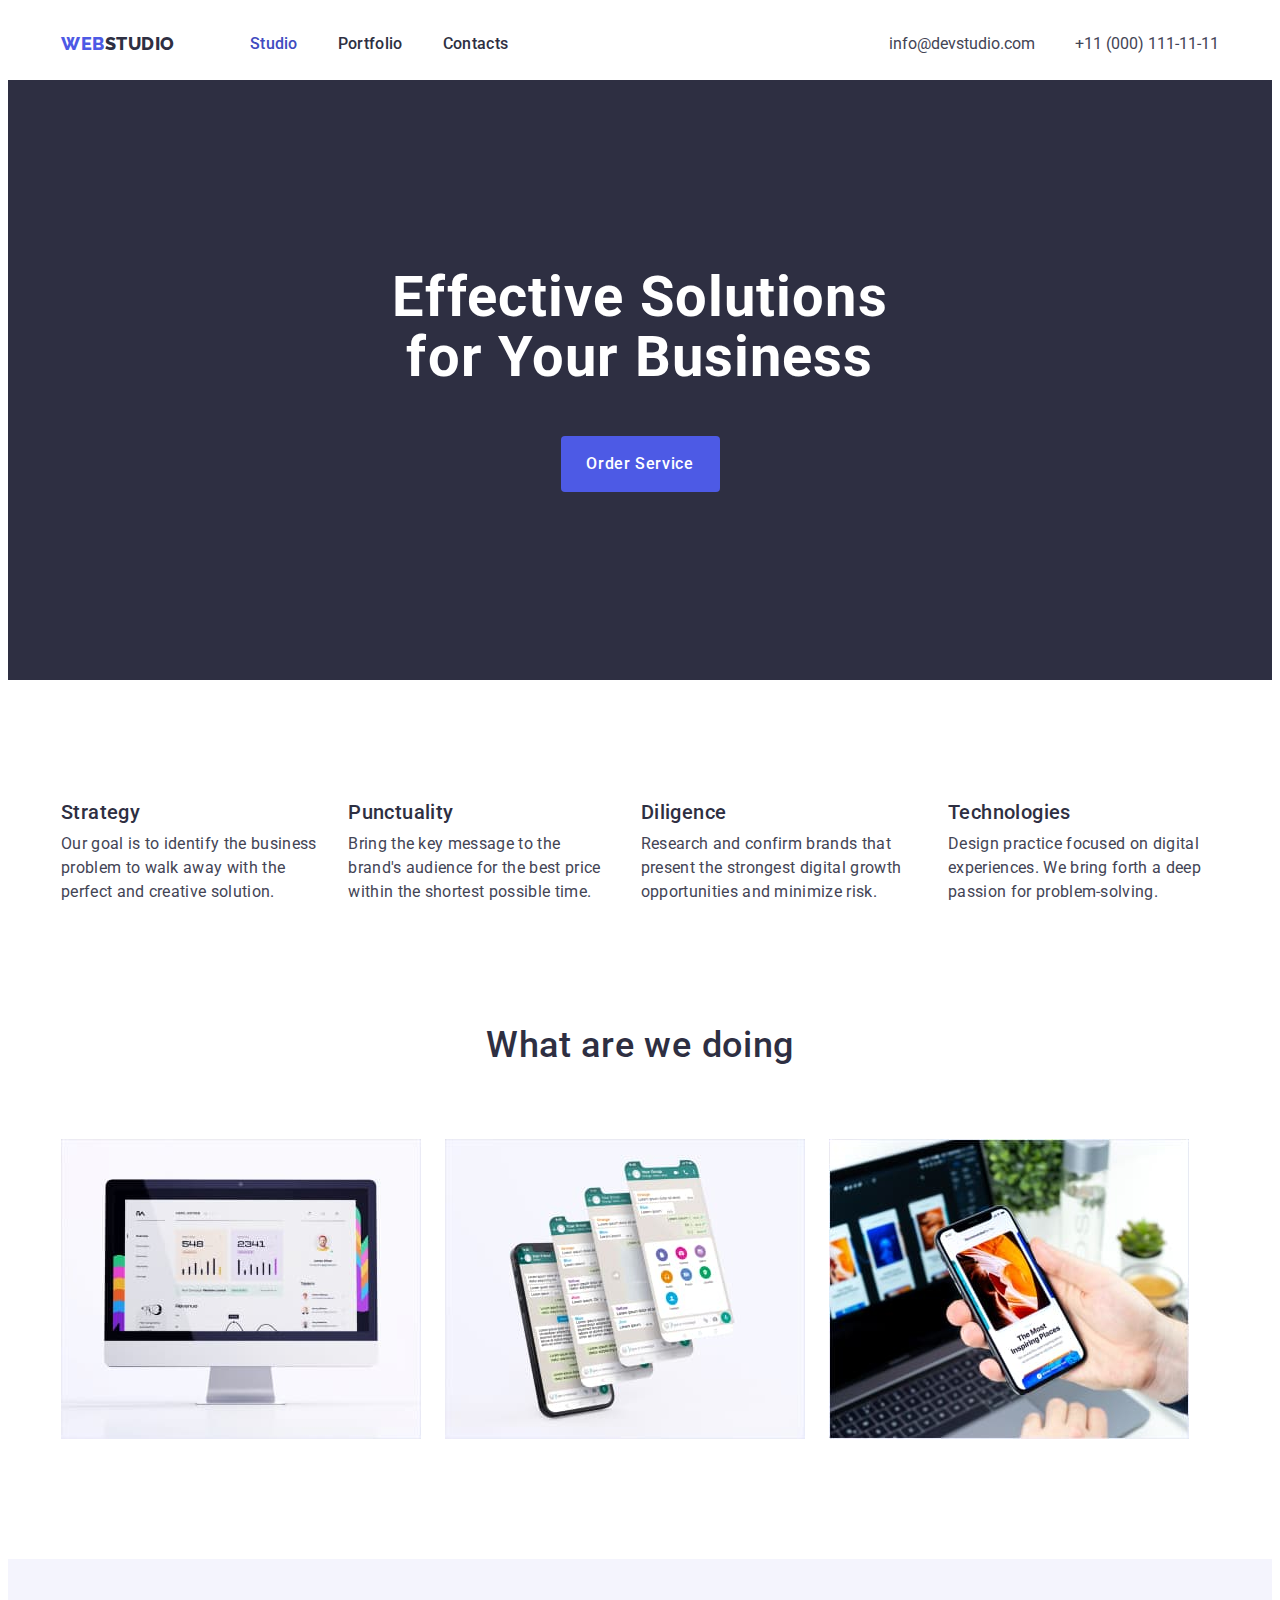
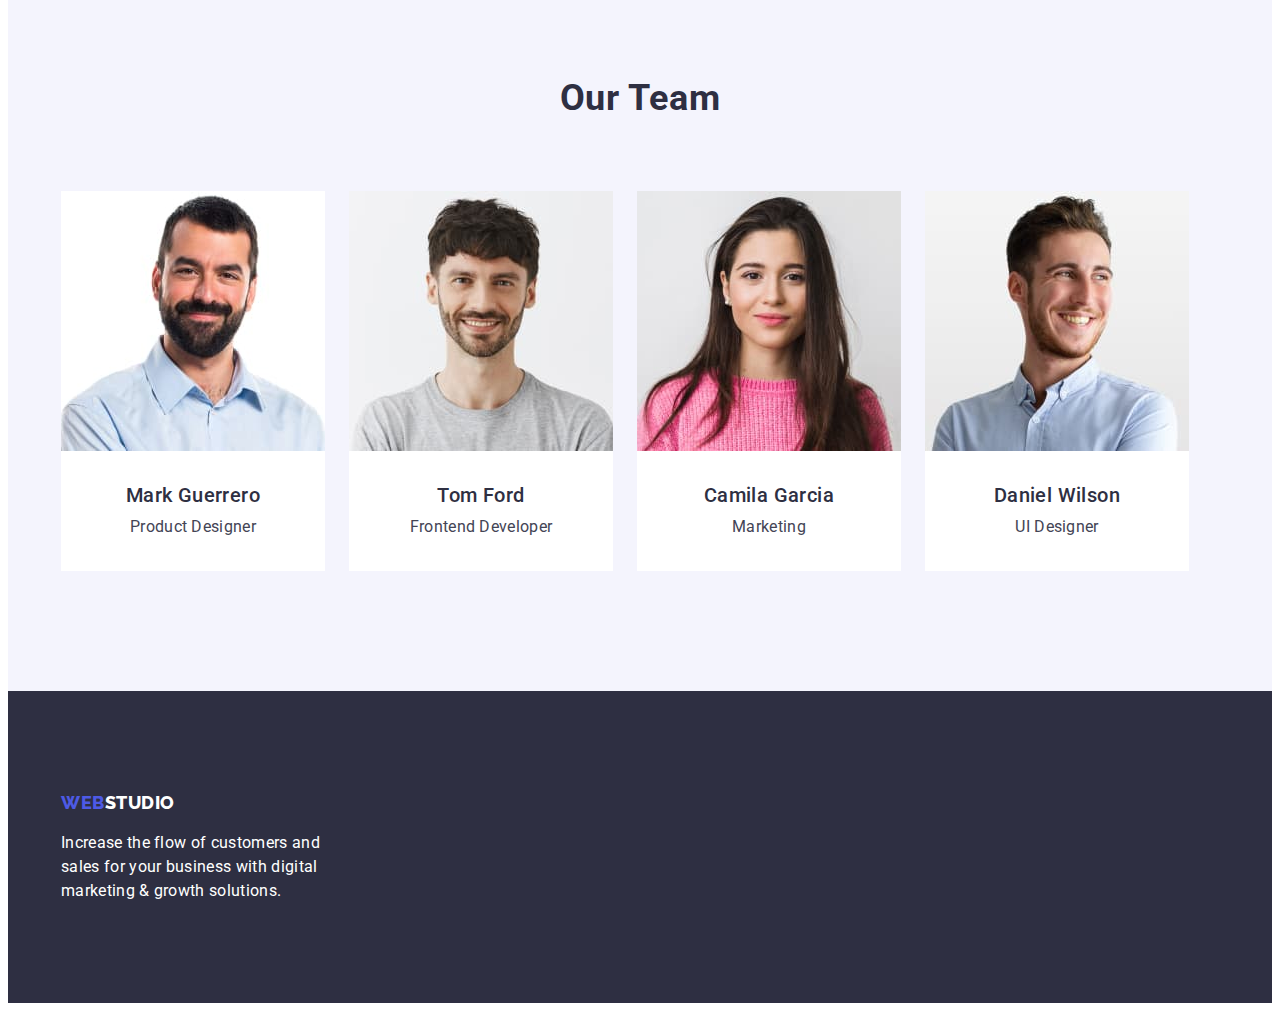
<file: index.html>
<!DOCTYPE html>
<html lang="en">

<head>
    <meta charset="UTF-8">
    <meta http-equiv="X-UA-Compatible" content="IE=edge">
    <meta name="viewport" content="width=device-width, initial-scale=1.0">
    <title>Web Studio</title>
    <link
        href="https://fonts.googleapis.com/css2?family=Raleway:wght@800&family=Roboto:wght@400;500;700;900&display=swap"
        rel="stylesheet">
    <link href="https://cdnjs.cloudflare.com/ajax/libs/modern-normalize/1.1.0/modern-normalize.min.css" rel="stylesheet"
        integrity="sha512-wpPYUAdjBVSE4KJnH1VR1HeZfpl1ub8YT/NKx4PuQ5NmX2tKuGu6U/JRp5y+Y8XG2tV+wKQpNHVUX03MfMFn9Q=="
        crossorigin="anonymous" referrerpolicy="no-referrer" />
    <link rel="stylesheet" href="./styles/styles.css">
</head>

<body>
    <header class="header">
        <div class="container ">
            <nav class="header-nav">
                <a href="./index.html" class="logo link"><span class="colored-logo-part">Web</span><span
                        class="header-logo">Studio</span> </a>
                <ul class="nav-list list">
                    <li class="nav-item">
                        <a href="./index.html" class="nav-link link current">Studio</a>
                    </li>
                    <li class="nav-item">
                        <a href="./portfolio.html" class="nav-link link">Portfolio</a>
                    </li>
                    <li class="nav-item">
                        <a href="" class="nav-link link">Contacts</a>
                    </li>
                </ul>
            </nav>
            <address class="address">
                <ul class="address-list list">
                    <li class="address-item"><a href="mailto:info@devstudio.com"
                            class="address-link link address-mail">info@devstudio.com</a></li>
                    <li class="address-item"><a href="tel:+110001111111" class="address-link link address-tel">+11 (000)
                            111-11-11</a></li>
                </ul>
            </address>
        </div>
    </header>
    <main>
        <section class="hero">
            <div class="container">
                <h1 class="hero-title">Effective Solutions for Your Business</h1>
                <button type="button" class="hero-button button">Order Service</button>
            </div>
        </section>
        <section class="advantages">
            <div class="container">
                <h2 class="visually-hidden">Advantages</h2>
                <ul class="advantages-list list">
                    <li class="advantages-item">
                        <h3 class="advantages-title">Strategy</h3>
                        <p class="advantages-text">Our goal is to identify the business
                            problem to walk away with the perfect and creative solution.</p>
                    </li>
                    <li class="advantages-item">
                        <h3 class="advantages-title">Punctuality</h3>
                        <p class="advantages-text">Bring the key message to the brand's audience for the best price
                            within the shortest possible time.</p>
                    </li>
                    <li class="advantages-item">
                        <h3 class="advantages-title">Diligence</h3>
                        <p class="advantages-text">Research and confirm brands that present the strongest digital growth
                            opportunities and minimize risk.</p>
                    </li>
                    <li class="advantages-item">
                        <h3 class="advantages-title">Technologies</h3>
                        <p class="advantages-text">Design practice focused on digital experiences. We bring forth a deep
                            passion for problem-solving.</p>
                    </li>
                </ul>
            </div>
        </section>
        <section class="work">
            <div class="container">
                <h2 class="work-title">What are we doing</h2>
                <ul class="work-list list">
                    <li class="work-item">
                        <img src="./images/img1.jpg" alt="computer" width="360">
                    </li>
                    <li class="work-item">
                        <img src="./images/img2.jpg" alt="smartphone" width="360">
                    </li>
                    <li class="work-item">
                        <img src="./images/img3.jpg" alt="smartphone on desktop backgroung" width="360">
                    </li>
                </ul>
            </div>
        </section>
        <section class="team">
            <div class="container">
                <h2 class="team-title title">Our Team</h2>
                <ul class="team-list list">
                    <li class="team-item">
                        <img src="./images/member1.jpg" alt="team member 1" width="264">
                        <div>
                            <h3 class="secondary-title">Mark Guerrero</h3>
                            <p class="team-text">Product Designer</p>
                        </div>
                    </li>
                    <li class="team-item">
                        <img src="./images/member2.jpg" alt="team member 2" width="264">
                        <div>
                            <h3 class="secondary-title">Tom Ford</h3>
                            <p class="team-text">Frontend Developer</p>
                        </div>
                    </li>
                    <li class="team-item">
                        <img src="./images/member3.jpg" alt="team member 2" width="264">
                        <div>
                            <h3 class="secondary-title">Camila Garcia</h3>
                            <p class="team-text">Marketing</p>
                        </div>
                    </li>
                    <li class="team-item">
                        <img src="./images/member4.jpg" alt="team member 4" width="264">
                        <div>
                            <h3 class="secondary-title">Daniel Wilson</h3>
                            <p class="team-text">UI Designer</p>
                        </div>
                    </li>
                </ul>
            </div>
        </section>
    </main>
    <footer class="footer">
        <div class="container">
            <a href="./index.html" class="logo link"><span class="colored-logo-part">Web</span><span
                    class="footer-logo-part">Studio</span> </a>
            <p class="footer-text">Increase the flow of customers and sales for your business with digital marketing &
                growth solutions.</p>
        </div>
    </footer>
</body>

</html>
</file>
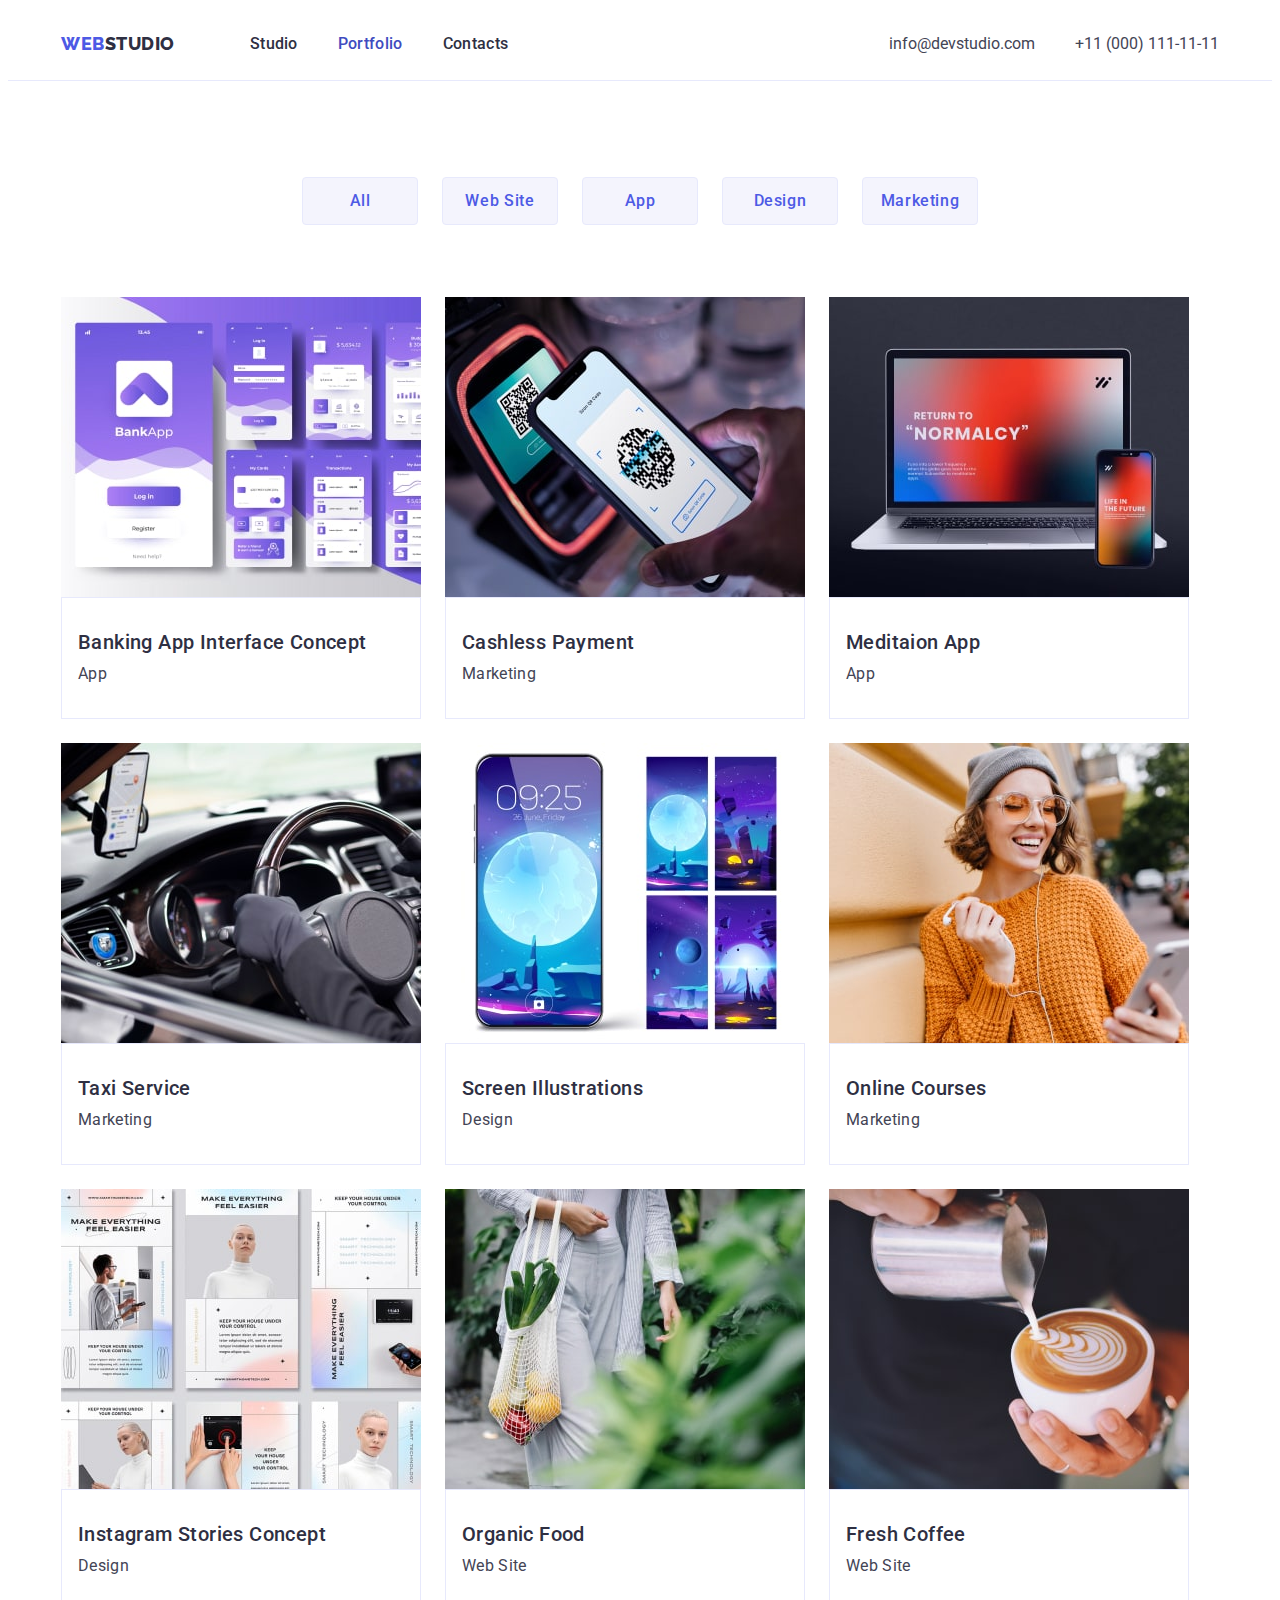
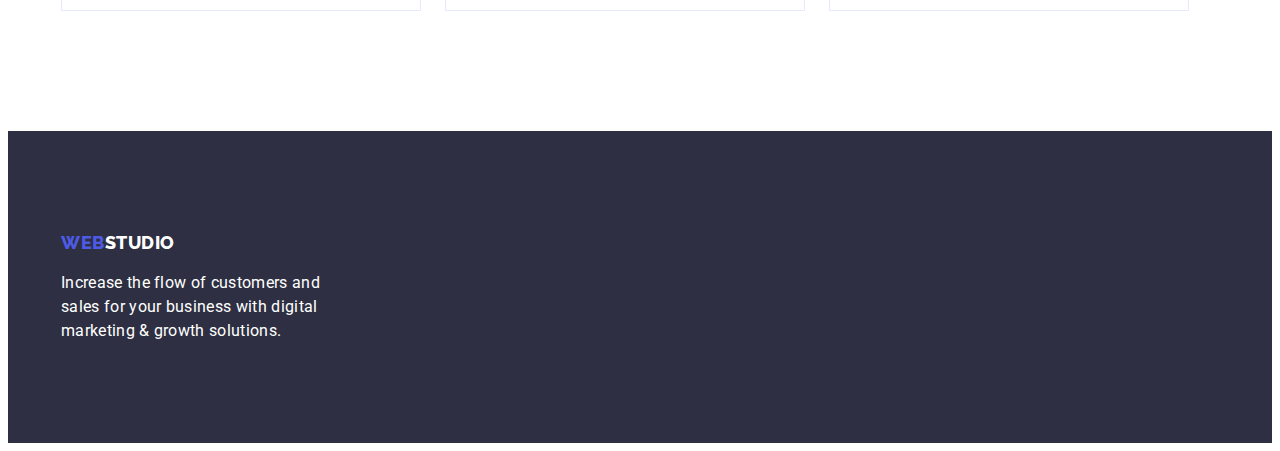
<file: portfolio.html>
<!DOCTYPE html>
<html lang="en">

<head>
    <meta charset="UTF-8">
    <meta http-equiv="X-UA-Compatible" content="IE=edge">
    <meta name="viewport" content="width=device-width, initial-scale=1.0">
    <title>Portfolio</title>
    <link
        href="https://fonts.googleapis.com/css2?family=Raleway:wght@800&family=Roboto:wght@400;500;700;900&display=swap"
        rel="stylesheet">
    <link href="https://cdnjs.cloudflare.com/ajax/libs/modern-normalize/1.1.0/modern-normalize.min.css" rel="stylesheet"
        integrity="sha512-wpPYUAdjBVSE4KJnH1VR1HeZfpl1ub8YT/NKx4PuQ5NmX2tKuGu6U/JRp5y+Y8XG2tV+wKQpNHVUX03MfMFn9Q=="
        crossorigin="anonymous" referrerpolicy="no-referrer" />
    <link rel="stylesheet" href="./styles/styles.css">
</head>

<body>
    <header class="portfolio-header header">
        <div class="container ">
            <nav class="header-nav">
                <a href="./index.html" class="logo link"><span class="colored-logo-part">Web</span><span
                        class="header-logo">Studio</span> </a>
                <ul class="nav-list list">
                    <li class="nav-item">
                        <a href="./index.html" class="nav-link link">Studio</a>
                    </li>
                    <li class="nav-item">
                        <a href="./portfolio.html" class="nav-link link current">Portfolio</a>
                    </li>
                    <li class="nav-item">
                        <a href="" class="nav-link link">Contacts</a>
                    </li>
                </ul>
            </nav>
            <address class="address">
                <ul class="address-list list">
                    <li class="address-item"><a href="mailto:info@devstudio.com"
                            class="address-link link address-mail">info@devstudio.com</a></li>
                    <li class="address-item"><a href="tel:+110001111111" class="address-link link address-tel">+11 (000)
                            111-11-11</a></li>
                </ul>
            </address>
        </div>
    </header>
    <main>
        <section class="gallery">
            <div class="container">
                <h1 class="visually-hidden">Gallery</h1>
                <ul class="buttons-list list">
                    <li class="button-item"><button type="button" class="gallery-button">All</button></li>
                    <li class="button-item"><button type="button" class="gallery-button">Web Site</button></li>
                    <li class="button-item"><button type="button" class="gallery-button">App</button></li>
                    <li class="button-item"><button type="button" class="gallery-button">Design</button></li>
                    <li class="button-item"><button type="button" class="gallery-button">Marketing</button></li>
                </ul>
                <ul class="gallery-list list">
                    <li class="gallery-item">
                        <a>
                            <img src="./images/banking.jpeg" alt="banking app" width="360">
                            <div class="gallery-info">
                                <h2 class="gallery-title">Banking App Interface Concept</h2>
                                <p class="gallery-text">App</p>
                            </div>
                        </a>
                    </li>
                    <li class="gallery-item">
                        <a>
                            <img src="./images/payment.jpeg" alt="cashless payment" width="360">
                            <div class="gallery-info">
                                <h2 class="gallery-title">Cashless Payment</h2>
                                <p class="gallery-text">Marketing</p>
                            </div>
                        </a>
                    </li>
                    <li class="gallery-item">
                        <a>
                            <img src="./images/meditation.jpeg" alt="meditation app" width="360">
                            <div class="gallery-info">
                                <h2 class="gallery-title">Meditaion App</h2>
                                <p class="gallery-text">App</p>
                            </div>
                        </a>
                    </li>
                    <li class="gallery-item">
                        <a>
                            <img src="./images/taxi.jpeg" alt="taxi service" width="360">
                            <div class="gallery-info">
                                <h2 class="gallery-title">Taxi Service</h2>
                                <p class="gallery-text">Marketing</p>
                            </div>
                        </a>
                    </li>
                    <li class="gallery-item">
                        <a>
                            <img src="./images/screen.jpeg" alt="phone screen" width="360">
                            <div class="gallery-info">
                                <h2 class="gallery-title">Screen Illustrations</h2>
                                <p class="gallery-text">Design</p>
                            </div>
                        </a>
                    </li>
                    <li class="gallery-item">
                        <a>
                            <img src="./images/courses.jpeg" alt="girl with a phone in her hand" width="360">
                            <div class="gallery-info">
                                <h2 class="gallery-title">Online Courses</h2>
                                <p class="gallery-text">Marketing</p>
                            </div>
                        </a>
                    </li>
                    <li class="gallery-item">
                        <a>
                            <img src="./images/instastories.jpeg" alt="instagram stories concept" width="360">
                            <div class="gallery-info">
                                <h2 class="gallery-title">Instagram Stories Concept</h2>
                                <p class="gallery-text">Design</p>
                            </div>
                        </a>
                    </li>
                    <li class="gallery-item">
                        <a>
                            <img src="./images/food.jpeg" alt="organic food" width="360">
                            <div class="gallery-info">
                                <h2 class="gallery-title">Organic Food</h2>
                                <p class="gallery-text">Web Site</p>
                            </div>
                        </a>
                    </li>
                    <li class="gallery-item">
                        <a>
                            <img src="./images/coffee.jpeg" alt="cup of fresh coffee" width="360">
                            <div class="gallery-info">
                                <h2 class="gallery-title">Fresh Coffee</h2>
                                <p class="gallery-text">Web Site</p>
                            </div>
                        </a>
                    </li>
                </ul>
            </div>
        </section>
    </main>
    <footer class="footer">
        <div class="container">
            <a href="./index.html" class="logo link"><span class="colored-logo-part">Web</span><span
                    class="footer-logo-part">Studio</span> </a>
            <p class="footer-text">Increase the flow of customers and sales for your business with digital marketing &
                growth solutions.</p>
        </div>
    </footer>
</body>

</html>
</file>
<file: styles/styles.css>
:root {
    --hero-title-color: #FFFFFF;
    --main-color: #2E2F42;
    --main-text-color: #434455;
    --logo-color: #4D5AE5;
    --main-active-color: #404BBF;
    --bg-color: #F4F4FD;
    --border-color: #E7E9FC
}

p,
h1,
h2,
h3,
h4,
h5,
h6 {
    margin: 0;
}

ul {
    margin: 0;
    padding-left: 0;
}

.container {
    width: 100%;
    max-width: 1158px;
    padding-left: 15px;
    padding-right: 15px;
    margin: 0 auto;
    /* outline: 2px solid red; */
}

body {
    font-family: Roboto, sans-serif;
    color: var(--main-text-color);
    background-color: var(--hero-title-color);
}

.link {
    text-decoration: none;
}

.list {
    list-style: none;
}

button {
    font-family: inherit;
    cursor: pointer;
}

img {
    display: block;
}

/* -----------------------------HEADER------------------------ */

.portfolio-header {
    border-bottom: 1px solid var(--border-color);
}

.header .container {
    display: flex;
    align-items: center;
}

.header-nav {
    display: flex;
    align-items: center;
}

.nav-list {
    display: flex;
    gap: 40px;
}

.header .logo {
    display: block;
    padding-top: 24px;
    padding-bottom: 24px;
    font-family: 'Raleway', sans-serif;
    font-weight: 800;
    font-size: 18px;
    line-height: 1.33;
    letter-spacing: 0.03em;
    text-transform: uppercase;
    margin-right: 75px;
}


.colored-logo-part {
    color: var(--logo-color);
}

.header-logo {
    color: var(--main-color);
}

.nav-link {
    display: block;
    font-weight: 500;
    font-size: 16px;
    line-height: 1.5;
    letter-spacing: 0.02em;
    color: var(--main-color);
    padding-top: 24px;
    padding-bottom: 24px;
}

.nav-link:is(:active, :focus, :hover) {
    color: var(--main-active-color);
}

.address {
    margin-left: auto;
}

.address-link {
    display: block;
    padding-top: 24px;
    padding-bottom: 24px;
}

.address-tel,
.address-mail {
    font-style: normal;
    font-size: 16px;
    line-height: 1.5;
    color: #434455;
}

.address-link:is(:active, :focus, :hover) {
    color: var(--main-active-color);
}

.address-list {
    font-style: normal;
    display: flex;
    gap: 40px;
}

.mail {
    margin-left: 330px;
}

.current {
    color: var(--main-active-color);
}

/* -----------------------------HERO------------------------ */

.hero {
    background-color: var(--main-color);
    padding-top: 188px;
    padding-bottom: 188px;
}

.hero-title {
    display: block;
    margin: 0 auto 48px auto;
    text-align: center;
    width: 496px;
    font-size: 56px;
    line-height: 1.07;
    letter-spacing: 0.02em;
    color: var(--hero-title-color);
}

.button {
    width: 159px;
    height: 56px;
    font-weight: 500;
    font-size: 16px;
    line-height: 1.5;
    letter-spacing: .04em;
    color: var(--hero-title-color);
    background-color: var(--logo-color);
    border: none;
    border-radius: 4px;
    margin: 0 auto;
    display: block;
}

.button:is(:active, :focus, :hover) {
    background-color: var(--main-active-color);
}

/* -----------------------------ADVANTAGES------------------------ */

.advantages {
    padding-top: 120px;
    padding-bottom: 120px;
}

.advantages-list {
    display: flex;
    gap: 24px;
}

.visually-hidden {
    position: absolute;
    width: 1px;
    height: 1px;
    margin: -1px;
    border: 0;
    padding: 0;
    white-space: nowrap;
    clip-path: inset(100%);
    clip: rect(0 0 0 0);
    overflow: hidden;
}

.advantages-title {
    font-weight: 500;
    font-size: 20px;
    line-height: 1.2;
    letter-spacing: 0.02em;
    color: var(--main-color);
    margin-bottom: 8px;
}

.advantages-text {
    font-size: 16px;
    line-height: 1.5;
    letter-spacing: 0.02em;
    color: inherit;
}

/* -----------------------------WORK------------------------ */

.work {
    pd: 120px;
    padding-bottom: 120px;
}

.work-title {
    margin-bottom: 72px;
    text-align: center;
    font-weight: 500;
    font-size: 36px;
    line-height: 1.2;
    letter-spacing: 0.02em;
    color: var(--main-color);
}

.work-list {
    display: flex;
    gap: 24px;
}

.work-text {
    font-size: 16px;
    line-height: 1.5;
    letter-spacing: 0.02em;
    color: inherit;
}

/* -----------------------------TEAM------------------------ */

.team {
    background-color: var(--bg-color);
    padding-top: 120px;
    padding-bottom: 120px;
}

.team-list {
    display: flex;
    gap: 24px;
}

.team-title {
    margin-bottom: 72px;
    text-align: center;
    font-size: 36px;
    line-height: 1.11;
    letter-spacing: 0.02em;
    color: var(--main-color);
}

.team-item {
    background-color: var(--hero-title-color);
}

.team-item div {
    text-align: center;
    padding-top: 32px;
    padding-bottom: 32px;
}

.secondary-title {
    font-weight: 500;
    font-size: 20px;
    line-height: 1.2;
    letter-spacing: 0.02em;
    color: var(--main-color);
    margin-bottom: 8px;
}

.team-text {
    font-size: 16px;
    line-height: 1.5;
    letter-spacing: 0.02em;
    color: inherit;
}

/* -----------------------------GALLERY------------------------ */

.gallery {
    padding-top: 96px;
    padding-bottom: 120px;
}

.buttons-list {
    display: flex;
    gap: 24px;
    justify-content: center;
    margin-bottom: 72px;
}

.gallery-button {
    font-weight: 500;
    font-size: 16px;
    line-height: 1.5;
    text-align: center;
    letter-spacing: 0.04em;
    width: 116px;
    height: 48px;
    border: 1px solid var(--border-color);
    border-radius: 4px;
    color: var(--logo-color);
    background-color: var(--bg-color);
}

.gallery-button:is(:hover, :focus) {
    font-family: inherit;
    color: var(--hero-title-color);
    background-color: var(--main-active-color);
}

.gallery-list {
    display: flex;
    flex-wrap: wrap;
    gap: 24px;
}

.gallery-item {
    
}

.gallery-info {
    padding-top: 32px;
    padding-left: 16px;
    padding-bottom: 32px;
    border-top: none;
    border: 1px solid var(--border-color);
}

.gallery-title {
    font-weight: 500;
    font-size: 20px;
    line-height: 1.2;
    letter-spacing: 0.02em;
    color: var(--main-color);
    margin-bottom: 8px;
}

.gallery-text {
    font-size: 16px;
    line-height: 1.5;
    letter-spacing: 0.02em;
}

/* -----------------------------FOOTER------------------------ */

.footer {
    padding-top: 100px;
    padding-bottom: 100px;
    background-color: var(--main-color);
}

.footer .logo {
    font-family: 'Raleway', sans-serif;
    font-weight: 800;
    font-size: 18px;
    line-height: 1.33;
    letter-spacing: 0.03em;
    text-transform: uppercase;
}

.footer-logo-part {
    color: var(--hero-title-color);
}

.footer-text {
    margin-top: 16px;
    width: 264px;
    font-size: 16px;
    line-height: 1.5;
    letter-spacing: 0.02em;
    color: var(--hero-title-color);
}
</file>
